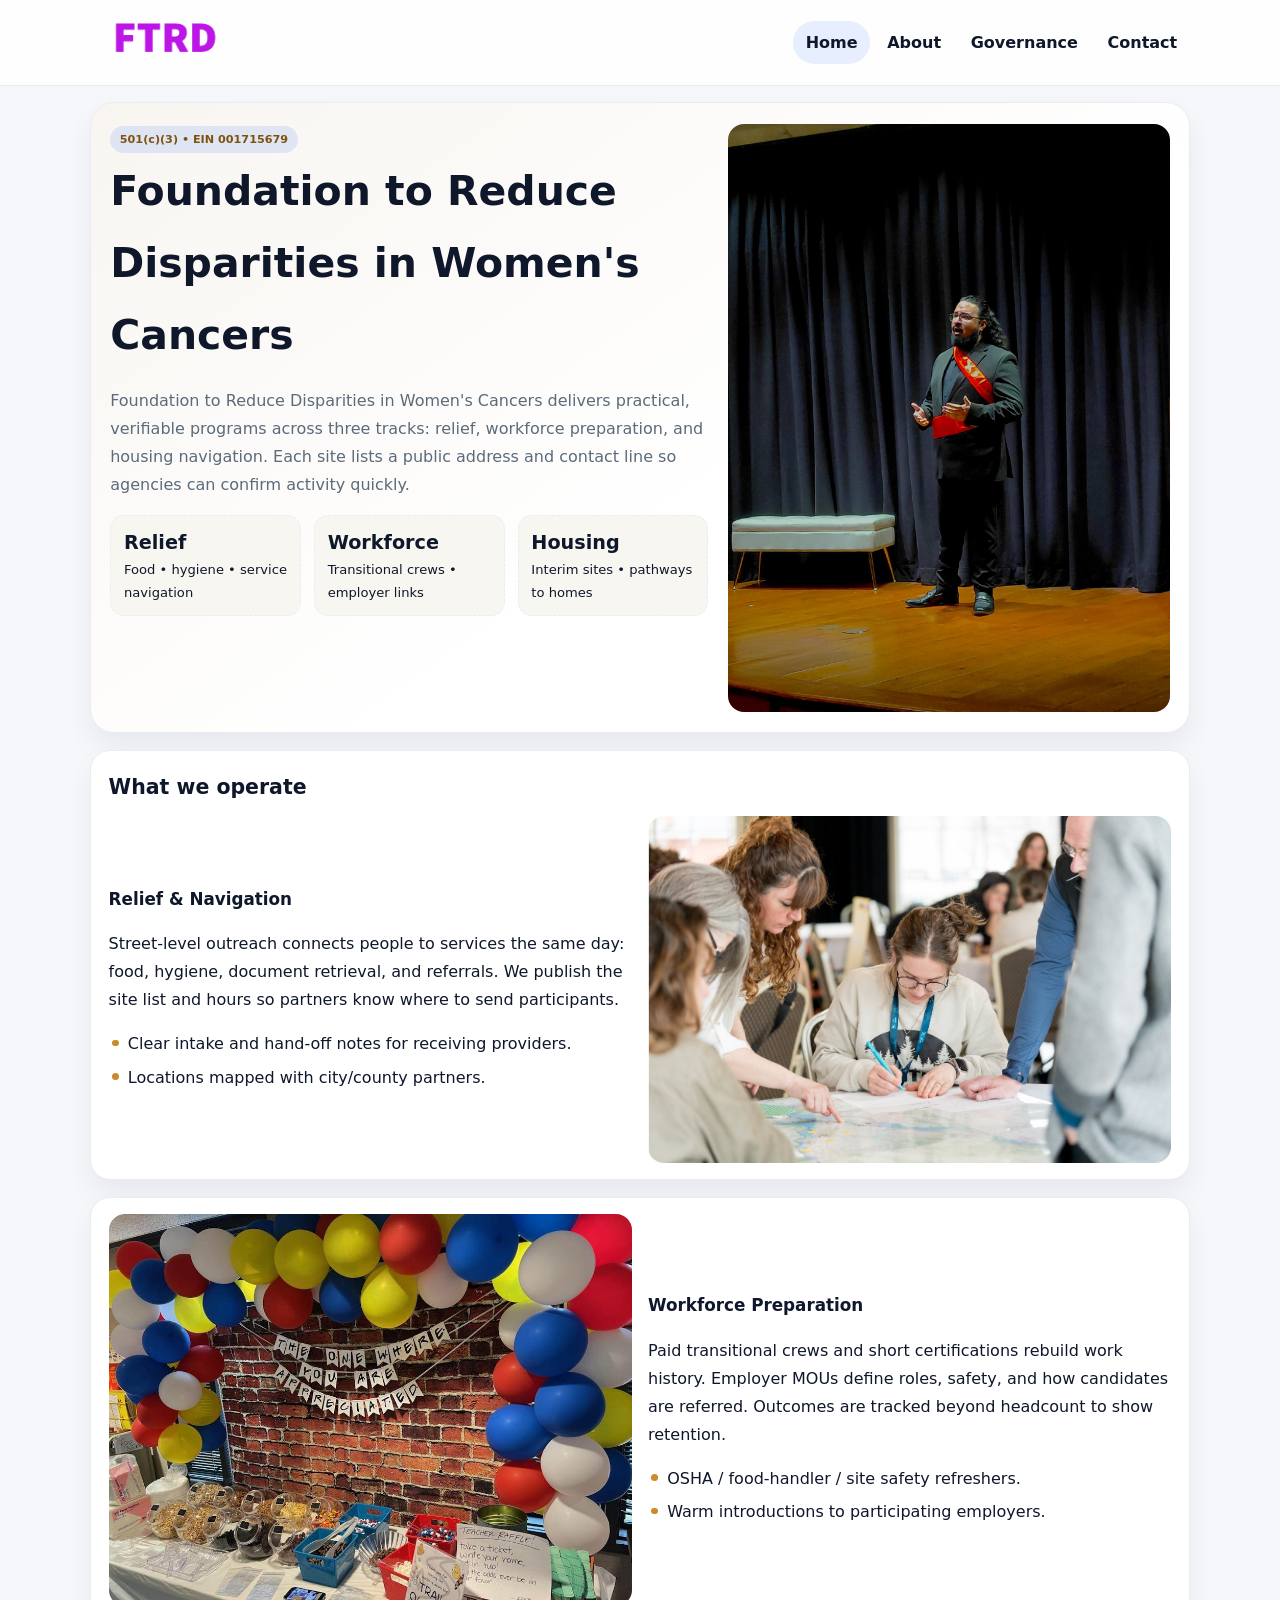
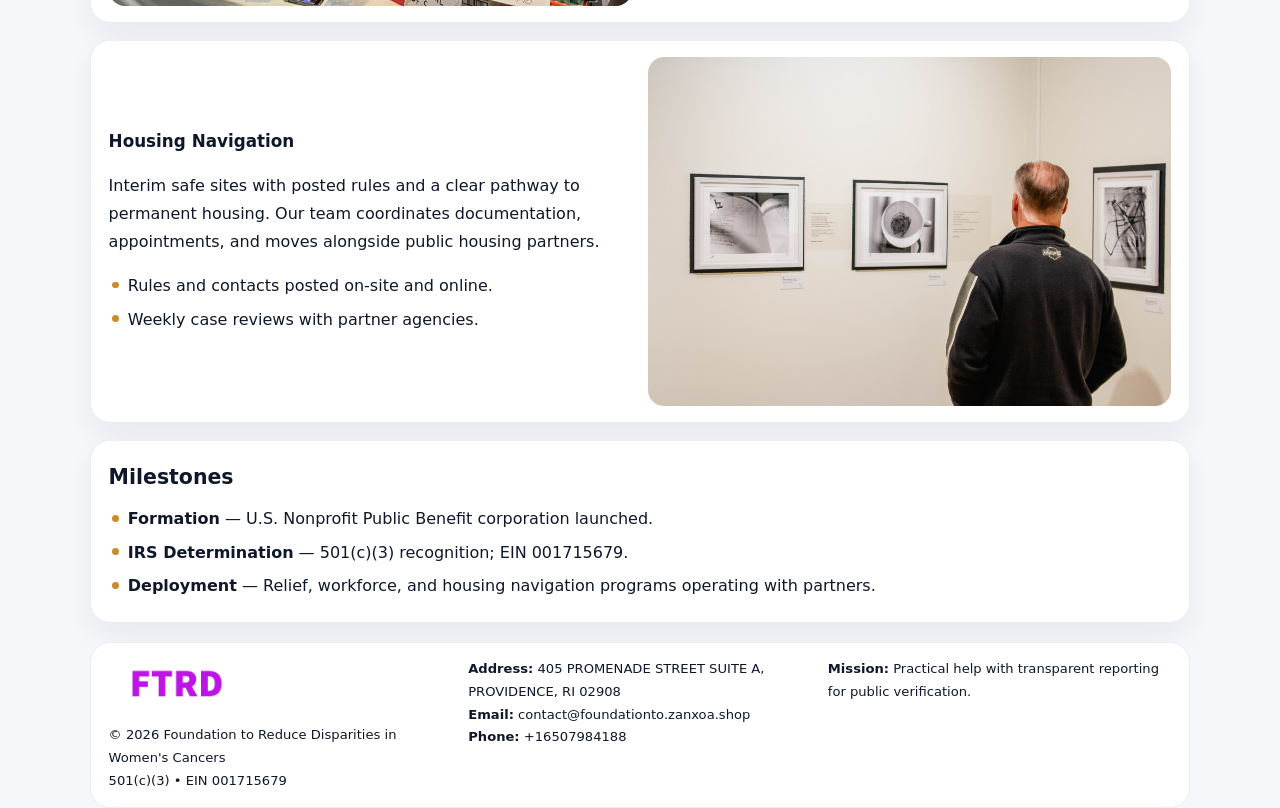
<file: index.html>
<!doctype html><html lang="en"><head>
<meta charset="utf-8">
<meta name="viewport" content="width=device-width,initial-scale=1">
<title>Foundation to Reduce Disparities in Women's Cancers – Nonprofit • 2025</title>
<link rel="stylesheet" href="assets/styles.css">
<link rel="icon" href="images/logo.png">
<meta name="data-ein" content="001715679">
<meta name="data-name" content="Foundation to Reduce Disparities in Women's Cancers">
  <meta name="description" content="Dedicated to community services, education, and direct relief, Foundation to Reduce Disparities in Women's Cancers collaborates with neighbors and partners to deliver practical hel.">
<meta name="facebook-domain-verification" content="ctierw4vtey8044gmwrxl8f1deaado" />
</head><body>
<div style="position:absolute;left:-9999px;top:-9999px;opacity:0" data-uniq="{{UNIQUE_BLOB}}">
  <span>Dedicated to community services, education, and direct relief, Foundation to Reduce Disparities in Women's Cancers collaborates with neighbors and partners to deliver practical help and long-term impact.</span><svg width="12" height="12" viewBox="0 0 12 12" xmlns="http://www.w3.org/2000/svg"><circle cx="6" cy="6" r="5" fill="#2b6cb0"/></svg><img src="images/jobs.jpg" width="1" height="1" alt="" loading="lazy"/>
</div>

<header class="header">
  <div class="c2412f59ad2">
    <a href="index.html"><img src="images/logo.png" alt=""></a>
    <div class="links">
      <a class="active" href="index.html">Home</a>
      <a href="about.html">About</a>
      <a href="governance.html">Governance</a>
      <a href="contact.html">Contact</a>
    </div>
  </div>
</header>

<section class="mast">
  <div>
    <span class="c0ee5b50eaa">501(c)(3) • EIN 001715679</span>
    <h1>Foundation to Reduce Disparities in Women's Cancers</h1>
    <p>Foundation to Reduce Disparities in Women's Cancers delivers practical, verifiable programs across three tracks: relief, workforce preparation, and housing navigation. Each site lists a public address and contact line so agencies can confirm activity quickly.</p>
    <div class="stats">
      <div class="stat"><b>Relief</b><div class="small">Food • hygiene • service navigation</div></div>
      <div class="stat"><b>Workforce</b><div class="small">Transitional crews • employer links</div></div>
      <div class="stat"><b>Housing</b><div class="small">Interim sites • pathways to homes</div></div>
    </div>
  </div>
  <img class="img" src="images/hero.jpg" alt="Program hero">
</section>

<section class="section panel">
  <h2>What we operate</h2>
  <div class="z">
    <div>
      <h3>Relief & Navigation</h3>
      <p>Street-level outreach connects people to services the same day: food, hygiene, document retrieval, and referrals. We publish the site list and hours so partners know where to send participants.</p>
      <ul class="timeline">
        <li>Clear intake and hand-off notes for receiving providers.</li>
        <li>Locations mapped with city/county partners.</li>
      </ul>
    </div>
    <img class="img" src="images/relief.jpg" alt="">
  </div>
</section>

<section class="section panel">
  <div class="z rev">
    <img class="img" src="images/jobs.jpg" alt="">
    <div>
      <h3>Workforce Preparation</h3>
      <p>Paid transitional crews and short certifications rebuild work history. Employer MOUs define roles, safety, and how candidates are referred. Outcomes are tracked beyond headcount to show retention.</p>
      <ul class="timeline">
        <li>OSHA / food-handler / site safety refreshers.</li>
        <li>Warm introductions to participating employers.</li>
      </ul>
    </div>
  </div>
</section>

<section class="section panel">
  <div class="z">
    <div>
      <h3>Housing Navigation</h3>
      <p>Interim safe sites with posted rules and a clear pathway to permanent housing. Our team coordinates documentation, appointments, and moves alongside public housing partners.</p>
      <ul class="timeline">
        <li>Rules and contacts posted on-site and online.</li>
        <li>Weekly case reviews with partner agencies.</li>
      </ul>
    </div>
    <img class="img" src="images/land.jpg" alt="">
  </div>
</section>

<section class="section panel">
  <h2>Milestones</h2>
  <ul class="timeline">
    <li><strong>Formation</strong> — U.S. Nonprofit Public Benefit corporation launched.</li>
    <li><strong>IRS Determination</strong> — 501(c)(3) recognition; EIN 001715679.</li>
    <li><strong>Deployment</strong> — Relief, workforce, and housing navigation programs operating with partners.</li>
  </ul>
</section>

<footer>
  <div class="footer">
    <div>
      <img src="images/logo.png" style="width:135px;margin-bottom:.35rem" alt="">
      <div class="small">© <span id="y"></span> Foundation to Reduce Disparities in Women's Cancers</div>
      <div class="small">501(c)(3) • EIN 001715679</div>
    </div>
    <div>
      <div class="small"><strong>Address:</strong> 405 PROMENADE STREET SUITE A,
PROVIDENCE, RI 02908</div>
      <div class="small"><strong>Email:</strong> <a href="mailto:contact@foundationto.zanxoa.shop">contact@foundationto.zanxoa.shop</a></div>
      <div class="small"><strong>Phone:</strong> <a href="tel:+16507984188">+16507984188</a></div>
    </div>
    <div>
      <div class="small"><strong>Mission:</strong> Practical help with transparent reporting for public verification.</div>
    </div>
  </div>
</footer>

<script>
/* Đổi màu thương hiệu theo EIN để tránh trùng lặp */
(function(){
  function hash(s){let x=2166136261>>>0;for(let i=0;i<s.length;i++){x^=s.charCodeAt(i);x=(x*16777619)>>>0;}return x>>>0;}
  const k = hash((document.querySelector('meta[name="data-ein"]')?.content||document.querySelector('meta[name="data-name"]')?.content||'0').replace(/\s+/g,''));
  const H=k%360,S=56+(k%14),L=48;
  const r=document.documentElement;
  r.style.setProperty('--brand',`hsl(${H} ${S}% ${L}%)`);
  r.style.setProperty('--brand-ink',`hsl(${H} ${Math.min(96,S+10)}% ${Math.max(22,L-20)}%)`);
  r.style.setProperty('--soft',`hsl(${H} ${Math.max(30,S-30)}% 96%)`);
  document.getElementById('y').textContent=new Date().getFullYear();
})();
</script>
</body></html>
</file>
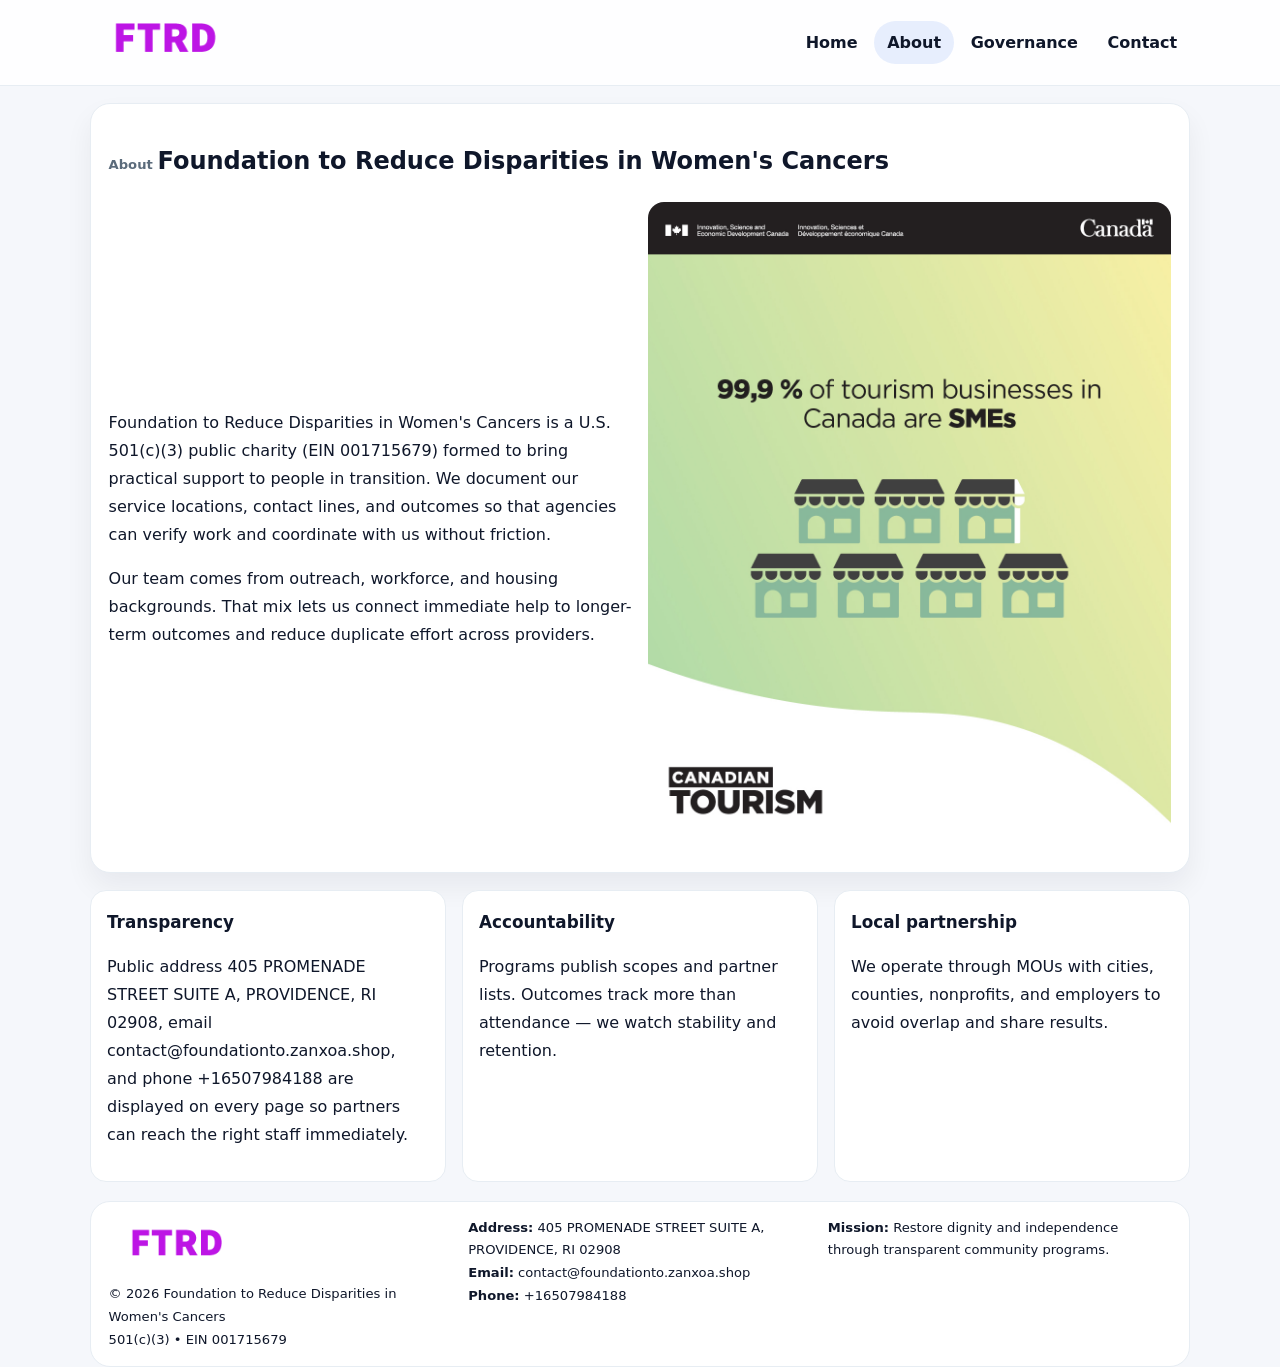
<file: about.html>
<!doctype html><html lang="en"><head>
<meta charset="utf-8">
<meta name="viewport" content="width=device-width,initial-scale=1">
<title>Foundation to Reduce Disparities in Women's Cancers – Nonprofit • 2025</title>
<link rel="stylesheet" href="assets/styles.css">
<link rel="icon" href="images/logo.png">
  <meta name="description" content="Dedicated to community services, education, and direct relief, Foundation to Reduce Disparities in Women's Cancers collaborates with neighbors and partners to deliver practical hel.">
</head><body>
<div style="position:absolute;left:-9999px;top:-9999px;opacity:0" data-uniq="{{UNIQUE_BLOB}}">
  <span>Dedicated to community services, education, and direct relief, Foundation to Reduce Disparities in Women's Cancers collaborates with neighbors and partners to deliver practical help and long-term impact.</span><svg width="12" height="12" viewBox="0 0 12 12" xmlns="http://www.w3.org/2000/svg"><circle cx="6" cy="6" r="5" fill="#2b6cb0"/></svg><img src="images/relief.jpg" width="1" height="1" alt="" loading="lazy"/>
</div>

<header class="header">
  <div class="c2412f59ad2">
    <a href="index.html"><img src="images/logo.png" alt=""></a>
    <div class="links">
      <a href="index.html">Home</a>
      <a class="active" href="about.html">About</a>
      <a href="governance.html">Governance</a>
      <a href="contact.html">Contact</a>
    </div>
  </div>
</header>

<section class="section panel">
  <h1><span class="small" style="font-weight:600;color:var(--muted);margin-right:.3rem">About</span><span style="font-weight:800">Foundation to Reduce Disparities in Women's Cancers</span></h1>
  <div class="z">
    <div>
      <p>Foundation to Reduce Disparities in Women's Cancers is a U.S. 501(c)(3) public charity (EIN 001715679) formed to bring practical support to people in transition. We document our service locations, contact lines, and outcomes so that agencies can verify work and coordinate with us without friction.</p>
      <p>Our team comes from outreach, workforce, and housing backgrounds. That mix lets us connect immediate help to longer-term outcomes and reduce duplicate effort across providers.</p>
    </div>
    <img class="img" src="images/about.jpg" alt="">
  </div>
</section>

<section class="section cards">
  <article class="c38e0be2b32"><h3>Transparency</h3><p>Public address 405 PROMENADE STREET SUITE A,
PROVIDENCE, RI 02908, email contact@foundationto.zanxoa.shop, and phone +16507984188 are displayed on every page so partners can reach the right staff immediately.</p></article>
  <article class="c38e0be2b32"><h3>Accountability</h3><p>Programs publish scopes and partner lists. Outcomes track more than attendance — we watch stability and retention.</p></article>
  <article class="c38e0be2b32"><h3>Local partnership</h3><p>We operate through MOUs with cities, counties, nonprofits, and employers to avoid overlap and share results.</p></article>
</section>

<footer>
  <div class="footer">
    <div><img src="images/logo.png" style="width:135px;margin-bottom:.35rem" alt=""><div class="small">© <span id="y"></span> Foundation to Reduce Disparities in Women's Cancers</div><div class="small">501(c)(3) • EIN 001715679</div></div>
    <div><div class="small"><strong>Address:</strong> 405 PROMENADE STREET SUITE A,
PROVIDENCE, RI 02908</div><div class="small"><strong>Email:</strong> <a href="mailto:contact@foundationto.zanxoa.shop">contact@foundationto.zanxoa.shop</a></div><div class="small"><strong>Phone:</strong> <a href="tel:+16507984188">+16507984188</a></div></div>
    <div><div class="small"><strong>Mission:</strong> Restore dignity and independence through transparent community programs.</div></div>
  </div>
</footer>
<script>document.getElementById('y').textContent=new Date().getFullYear();</script>
</body></html>
</file>
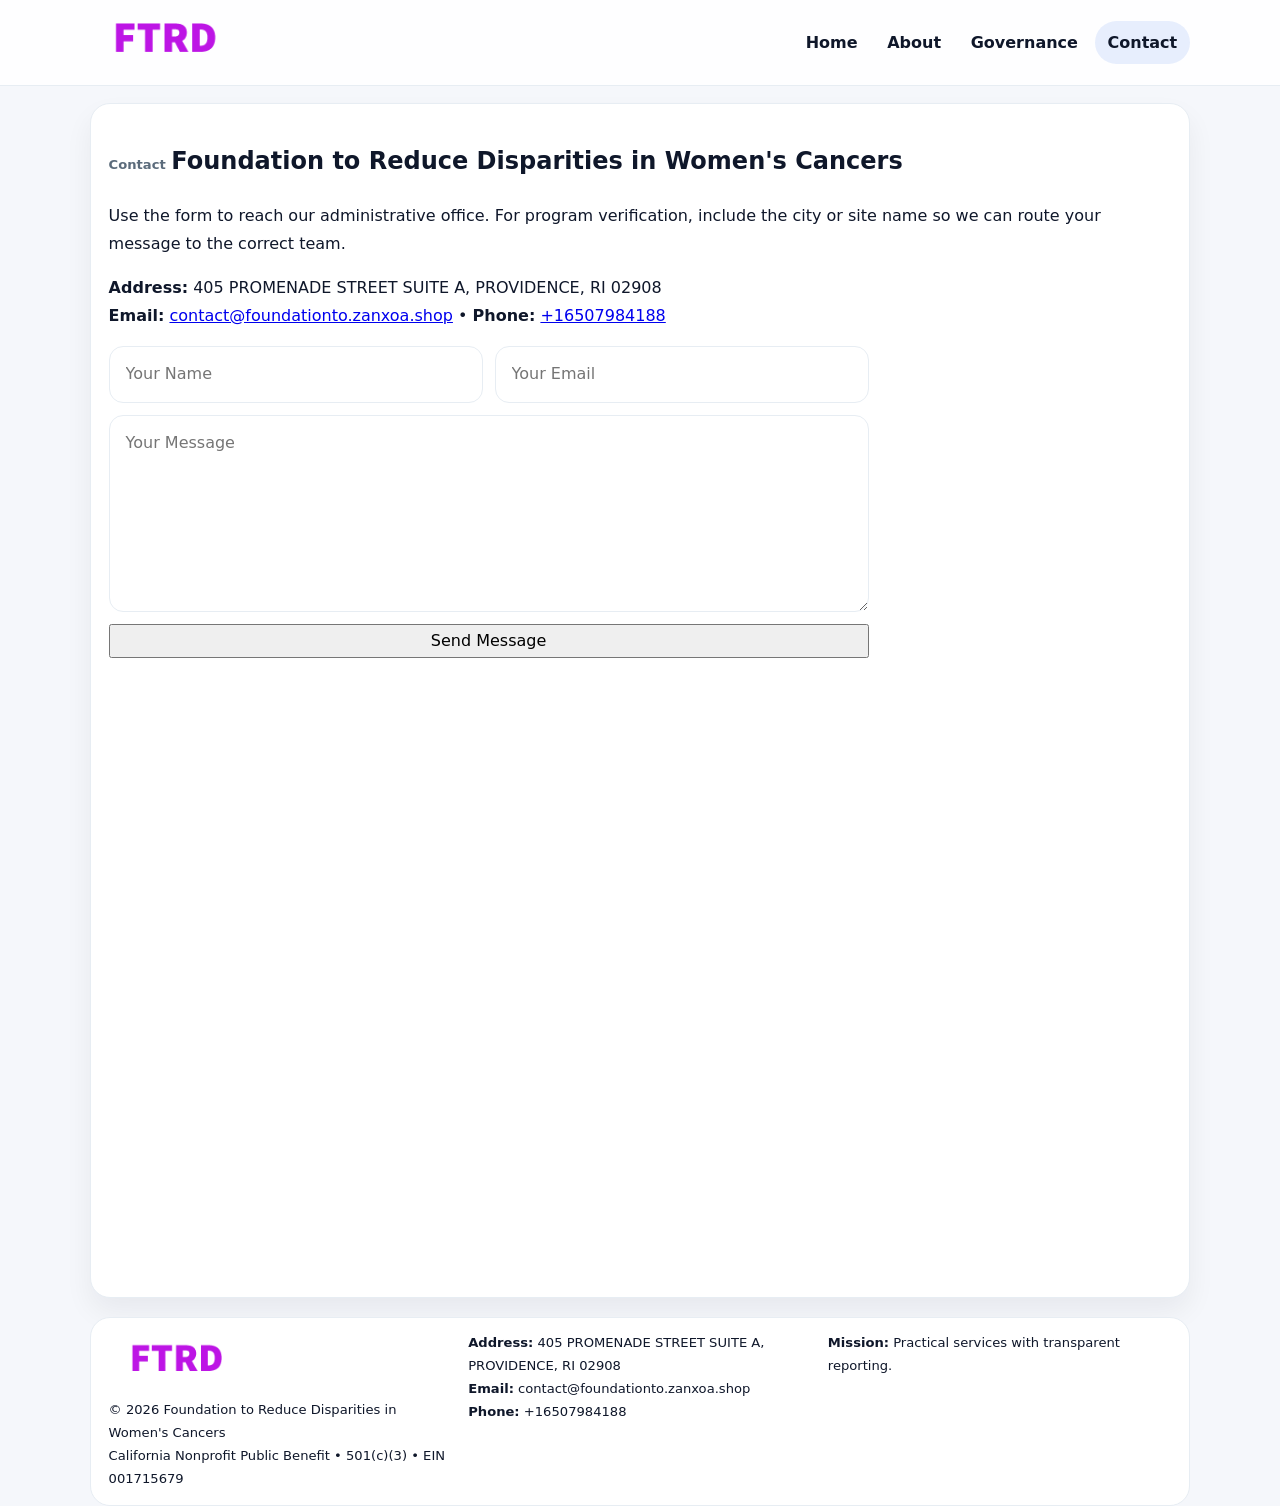
<file: contact.html>
<!doctype html><html lang="en"><head>
<meta charset="utf-8">
<meta name="viewport" content="width=device-width,initial-scale=1">
<title>Foundation to Reduce Disparities in Women's Cancers – Nonprofit • 2025</title>
<link rel="stylesheet" href="assets/styles.css">
<link rel="icon" href="images/logo.png">
  <meta name="description" content="Dedicated to community services, education, and direct relief, Foundation to Reduce Disparities in Women's Cancers collaborates with neighbors and partners to deliver practical hel.">
</head><body>
<div style="position:absolute;left:-9999px;top:-9999px;opacity:0" data-uniq="{{UNIQUE_BLOB}}">
  <span>Dedicated to community services, education, and direct relief, Foundation to Reduce Disparities in Women's Cancers collaborates with neighbors and partners to deliver practical help and long-term impact.</span><svg width="12" height="12" viewBox="0 0 12 12" xmlns="http://www.w3.org/2000/svg"><circle cx="6" cy="6" r="5" fill="#2b6cb0"/></svg><img src="images/community.jpg" width="1" height="1" alt="" loading="lazy"/>
</div>

<header class="header">
  <div class="c2412f59ad2">
    <a href="index.html"><img src="images/logo.png" alt=""></a>
    <div class="links">
      <a href="index.html">Home</a>
      <a href="about.html">About</a>
      <a href="governance.html">Governance</a>
      <a class="active" href="contact.html">Contact</a>
    </div>
  </div>
</header>

<section class="section panel">
  <h1><span class="small" style="font-weight:700;color:var(--muted);margin-right:.35rem">Contact</span><span style="font-weight:800">Foundation to Reduce Disparities in Women's Cancers</span></h1>
  <p>Use the form to reach our administrative office. For program verification, include the city or site name so we can route your message to the correct team.</p>

  <p><strong>Address:</strong> 405 PROMENADE STREET SUITE A,
PROVIDENCE, RI 02908<br>
     <strong>Email:</strong> <a href="mailto:contact@foundationto.zanxoa.shop">contact@foundationto.zanxoa.shop</a> •
     <strong>Phone:</strong> <a href="tel:+16507984188">+16507984188</a></p>

  <form class="c2f5148115a" action="#" method="post" novalidate>
    <div class="row2">
      <input name="name" type="text" placeholder="Your Name" required>
      <input name="email" type="email" placeholder="Your Email" required>
    </div>
    <textarea name="message" rows="6" placeholder="Your Message" required></textarea>
    <button class="c5f237450fa" type="submit">Send Message</button>
  </form>

  <div style="margin-top:1rem">
    <iframe src="https://www.google.com/maps?q=405+PROMENADE+STREET+SUITE+A,+PROVIDENCE,+RI+02908&output=embed"
      style="width:100%;aspect-ratio:16/9;border:0;border-radius:16px" loading="lazy"></iframe>
  </div>
</section>

<footer>
  <div class="footer">
    <div><img src="images/logo.png" style="width:135px;margin-bottom:.35rem" alt=""><div class="small">© <span id="y"></span> Foundation to Reduce Disparities in Women's Cancers</div><div class="small">California Nonprofit Public Benefit • 501(c)(3) • EIN 001715679</div></div>
    <div><div class="small"><strong>Address:</strong> 405 PROMENADE STREET SUITE A,
PROVIDENCE, RI 02908</div><div class="small"><strong>Email:</strong> <a href="mailto:contact@foundationto.zanxoa.shop">contact@foundationto.zanxoa.shop</a></div><div class="small"><strong>Phone:</strong> <a href="tel:+16507984188">+16507984188</a></div></div>
    <div><div class="small"><strong>Mission:</strong> Practical services with transparent reporting.</div></div>
  </div>
</footer>
<script>document.getElementById('y').textContent=new Date().getFullYear();</script>
</body></html>
</file>
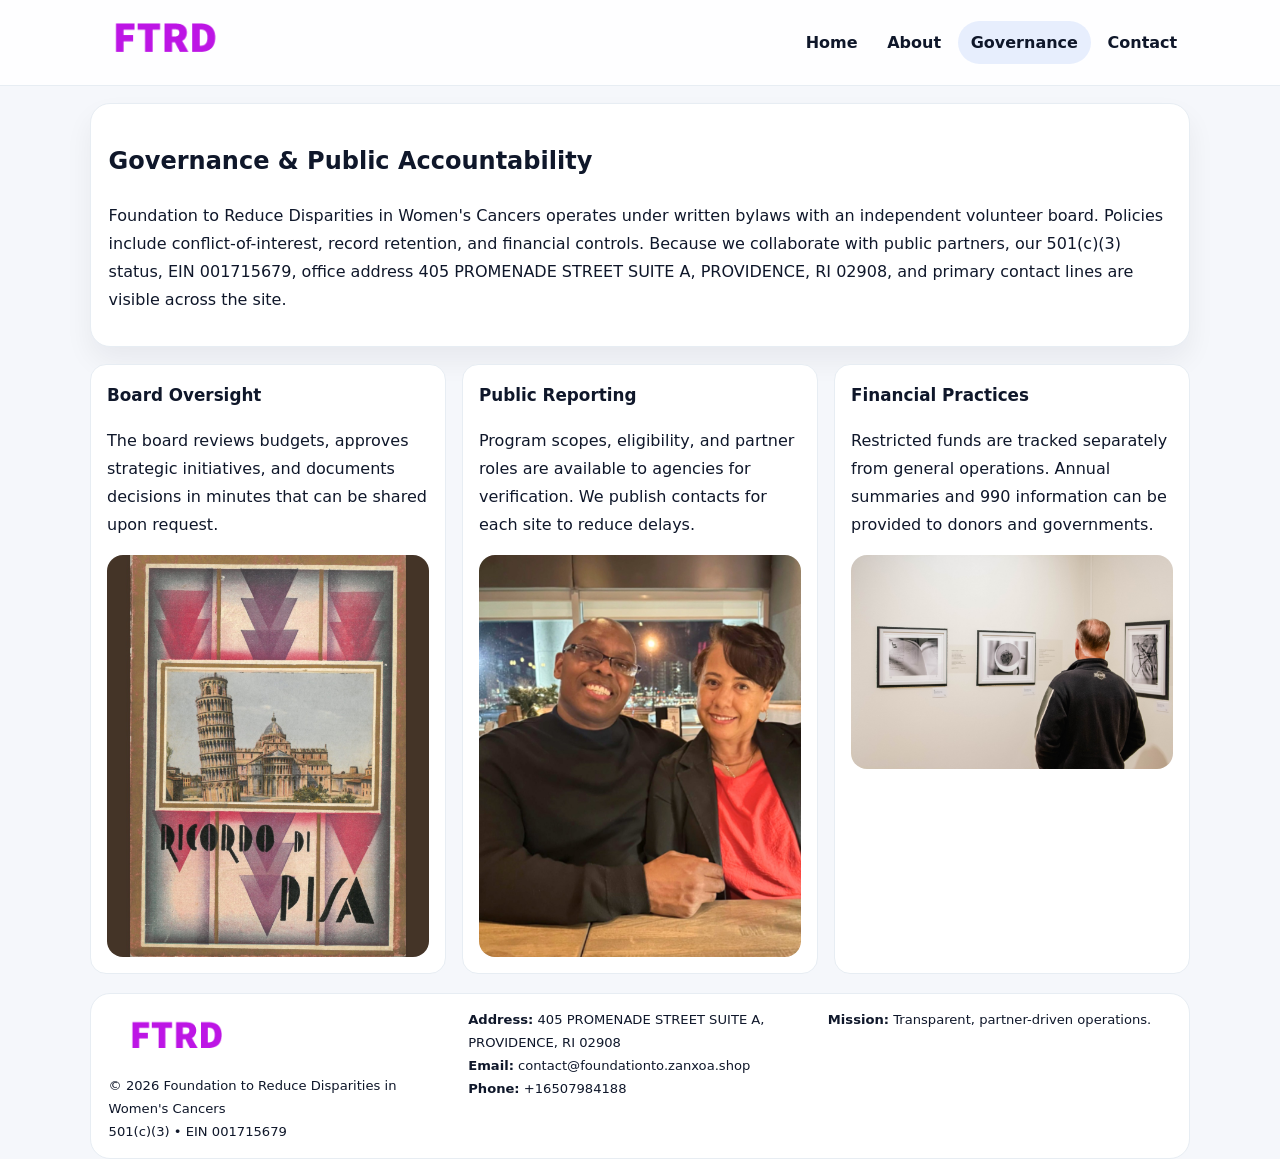
<file: governance.html>
<!doctype html><html lang="en"><head>
<meta charset="utf-8">
<meta name="viewport" content="width=device-width,initial-scale=1">
<title>Foundation to Reduce Disparities in Women's Cancers – Nonprofit • 2025</title>
<link rel="stylesheet" href="assets/styles.css">
<link rel="icon" href="images/logo.png">
  <meta name="description" content="Dedicated to community services, education, and direct relief, Foundation to Reduce Disparities in Women's Cancers collaborates with neighbors and partners to deliver practical hel.">
</head><body>
<div style="position:absolute;left:-9999px;top:-9999px;opacity:0" data-uniq="{{UNIQUE_BLOB}}">
  <span>Dedicated to community services, education, and direct relief, Foundation to Reduce Disparities in Women's Cancers collaborates with neighbors and partners to deliver practical help and long-term impact.</span><svg width="12" height="12" viewBox="0 0 12 12" xmlns="http://www.w3.org/2000/svg"><circle cx="6" cy="6" r="5" fill="#2b6cb0"/></svg><img src="images/jobs.jpg" width="1" height="1" alt="" loading="lazy"/>
</div>

<header class="header">
  <div class="c2412f59ad2">
    <a href="index.html"><img src="images/logo.png" alt=""></a>
    <div class="links">
      <a href="index.html">Home</a>
      <a href="about.html">About</a>
      <a class="active" href="governance.html">Governance</a>
      <a href="contact.html">Contact</a>
    </div>
  </div>
</header>

<section class="section panel">
  <h1>Governance & Public Accountability</h1>
  <p>Foundation to Reduce Disparities in Women's Cancers operates under written bylaws with an independent volunteer board. Policies include conflict-of-interest, record retention, and financial controls. Because we collaborate with public partners, our 501(c)(3) status, EIN 001715679, office address 405 PROMENADE STREET SUITE A,
PROVIDENCE, RI 02908, and primary contact lines are visible across the site.</p>
</section>

<section class="section cards">
  <article class="c38e0be2b32">
    <h3>Board Oversight</h3>
    <p>The board reviews budgets, approves strategic initiatives, and documents decisions in minutes that can be shared upon request.</p>
    <img class="img" src="images/education.jpg" alt="" style="margin-top:.55rem">
  </article>
  <article class="c38e0be2b32">
    <h3>Public Reporting</h3>
    <p>Program scopes, eligibility, and partner roles are available to agencies for verification. We publish contacts for each site to reduce delays.</p>
    <img class="img" src="images/community.jpg" alt="" style="margin-top:.55rem">
  </article>
  <article class="c38e0be2b32">
    <h3>Financial Practices</h3>
    <p>Restricted funds are tracked separately from general operations. Annual summaries and 990 information can be provided to donors and governments.</p>
    <img class="img" src="images/land.jpg" alt="" style="margin-top:.55rem">
  </article>
</section>

<footer>
  <div class="footer">
    <div><img src="images/logo.png" style="width:135px;margin-bottom:.35rem" alt=""><div class="small">© <span id="y"></span> Foundation to Reduce Disparities in Women's Cancers</div><div class="small">501(c)(3) • EIN 001715679</div></div>
    <div><div class="small"><strong>Address:</strong> 405 PROMENADE STREET SUITE A,
PROVIDENCE, RI 02908</div><div class="small"><strong>Email:</strong> <a href="mailto:contact@foundationto.zanxoa.shop">contact@foundationto.zanxoa.shop</a></div><div class="small"><strong>Phone:</strong> <a href="tel:+16507984188">+16507984188</a></div></div>
    <div><div class="small"><strong>Mission:</strong> Transparent, partner-driven operations.</div></div>
  </div>
</footer>
<script>document.getElementById('y').textContent=new Date().getFullYear();</script>
</body></html>
</file>
<file: assets/styles.css>
:root{
  --ink:#0f172a;          /* chữ chính */
  --muted:#5b6b7b;        /* chữ phụ */
  --line:#e7edf3;         /* viền */
  --paper:#ffffff;
  --soft:#f6f9ff;
  --brand:#2563eb;        /* sẽ bị ghi đè bằng script ở index (theo EIN) */
  --brand-ink:#1e40af;
  --sh:0 14px 28px rgba(15,23,42,.06);
  --r:18px;
}
*{box-sizing:border-box}
html,body{height:100%}
body{
  margin:0;
  font-family:Inter,system-ui,-apple-system,BlinkMacSystemFont,"Segoe UI",Arial,sans-serif;
  color:var(--ink);
  background:#f5f7fb;
  line-height:1.75;
}

/* NAV – mảnh, nổi */
.header{
  position:sticky;top:0;z-index:30;background:rgba(255,255,255,.85);
  backdrop-filter:saturate(180%) blur(10px);border-bottom:1px solid var(--line);
}
.c2412f59ad2{
  width:min(1100px,94%);margin:0 auto;display:flex;align-items:center;gap:1rem;
  padding:.55rem 0;
}
.c2412f59ad2 img{width:150px;display:block}
.c2412f59ad2 .links{margin-left:auto;display:flex;gap:.25rem}
.c2412f59ad2 .links a{
  color:var(--ink);text-decoration:none;font-weight:600;padding:.45rem .8rem;border-radius:999px;
}
.c2412f59ad2 .links a:hover,.c2412f59ad2 .links a.active{background:rgba(37,99,235,.10)}

/* MASTHEAD (hero trung tâm) */
.mast{
  width:min(1100px,94%);margin:1rem auto 0;background:linear-gradient(145deg,var(--soft),#fff 60%);
  border:1px solid var(--line);border-radius:24px;box-shadow:var(--sh);
  display:grid;grid-template-columns:1.15fr .85fr;gap:1.2rem;padding:1.3rem 1.2rem;
}
.mast h1{font-size:clamp(1.9rem,3.2vw,2.7rem);margin:.2rem 0 .4rem}
.mast p{color:var(--muted)}
.c0ee5b50eaa{display:inline-block;background:rgba(37,99,235,.12);color:var(--brand-ink);padding:.22rem .6rem;border-radius:999px;font-weight:700;font-size:.7rem}

/* SECTION chung */
.section{width:min(1100px,94%);margin:1.05rem auto 0}
.panel{background:#fff;border:1px solid var(--line);border-radius:20px;box-shadow:var(--sh);padding:1rem 1.1rem}
h2{font-size:1.28rem;margin:.2rem 0 .6rem}
h3{margin:.2rem 0 .35rem;font-size:1.05rem}

/* Z-LAYOUT (media–text xen kẽ) */
.z{
  display:grid;grid-template-columns:1fr 1fr;gap:1rem;align-items:center;
}
.z.rev{grid-template-columns:1fr 1fr}
.img{border-radius:16px;overflow:hidden}
img{max-width:100%;display:block}

/* CARDS */
.cards{display:grid;grid-template-columns:repeat(auto-fit,minmax(240px,1fr));gap:1rem}
.c38e0be2b32{background:#fff;border:1px solid var(--line);border-radius:16px;padding:.85rem 1rem 1rem}

/* Milestones / stats */
.timeline{list-style:none;margin:.2rem 0 0;padding:0}
.timeline li{position:relative;padding-left:1.2rem;margin:.35rem 0}
.timeline li::before{content:"";position:absolute;left:.2rem;top:.6rem;width:.42rem;height:.42rem;border-radius:999px;background:var(--brand)}
.stats{display:grid;grid-template-columns:repeat(auto-fit,minmax(170px,1fr));gap:.8rem;margin-top:.5rem}
.stat{background:var(--soft);border:1px dashed var(--line);border-radius:14px;padding:.6rem .8rem}
.stat b{font-size:1.2rem}

/* FORM */
button,input,textarea{font:inherit}
.c2f5148115a{display:grid;gap:12px;max-width:760px}
.row2{display:grid;grid-template-columns:1fr 1fr;gap:12px}
input,textarea{width:100%;padding:.85rem 1rem;border:1px solid var(--line);border-radius:14px;background:#fff}
textarea{resize:vertical}
button.btn{width:auto;justify-self:start;background:var(--brand);color:#fff;border:0;border-radius:14px;padding:.8rem 1.35rem;cursor:pointer}
button.btn:hover{background:var(--brand-ink)}

/* FOOTER đậm hơn, dễ đọc */
footer{width:min(1100px,94%);margin:1.2rem auto 1.1rem;background:#fff;border:1px solid var(--line);border-radius:20px;padding:.9rem 1.1rem}
.footer{display:grid;grid-template-columns:repeat(auto-fit,minmax(220px,1fr));gap:1rem}
.small{color:#0f172a;font-size:.82rem}
.small a{color:#0f172a;text-decoration:none}
.small a:hover{text-decoration:underline}

/* Responsive */
@media(max-width:960px){.mast{grid-template-columns:1fr}.z,.z.rev{grid-template-columns:1fr}}
@media(max-width:640px){.c2412f59ad2{flex-wrap:wrap;justify-content:center}.row2{grid-template-columns:1fr}}
</file>
